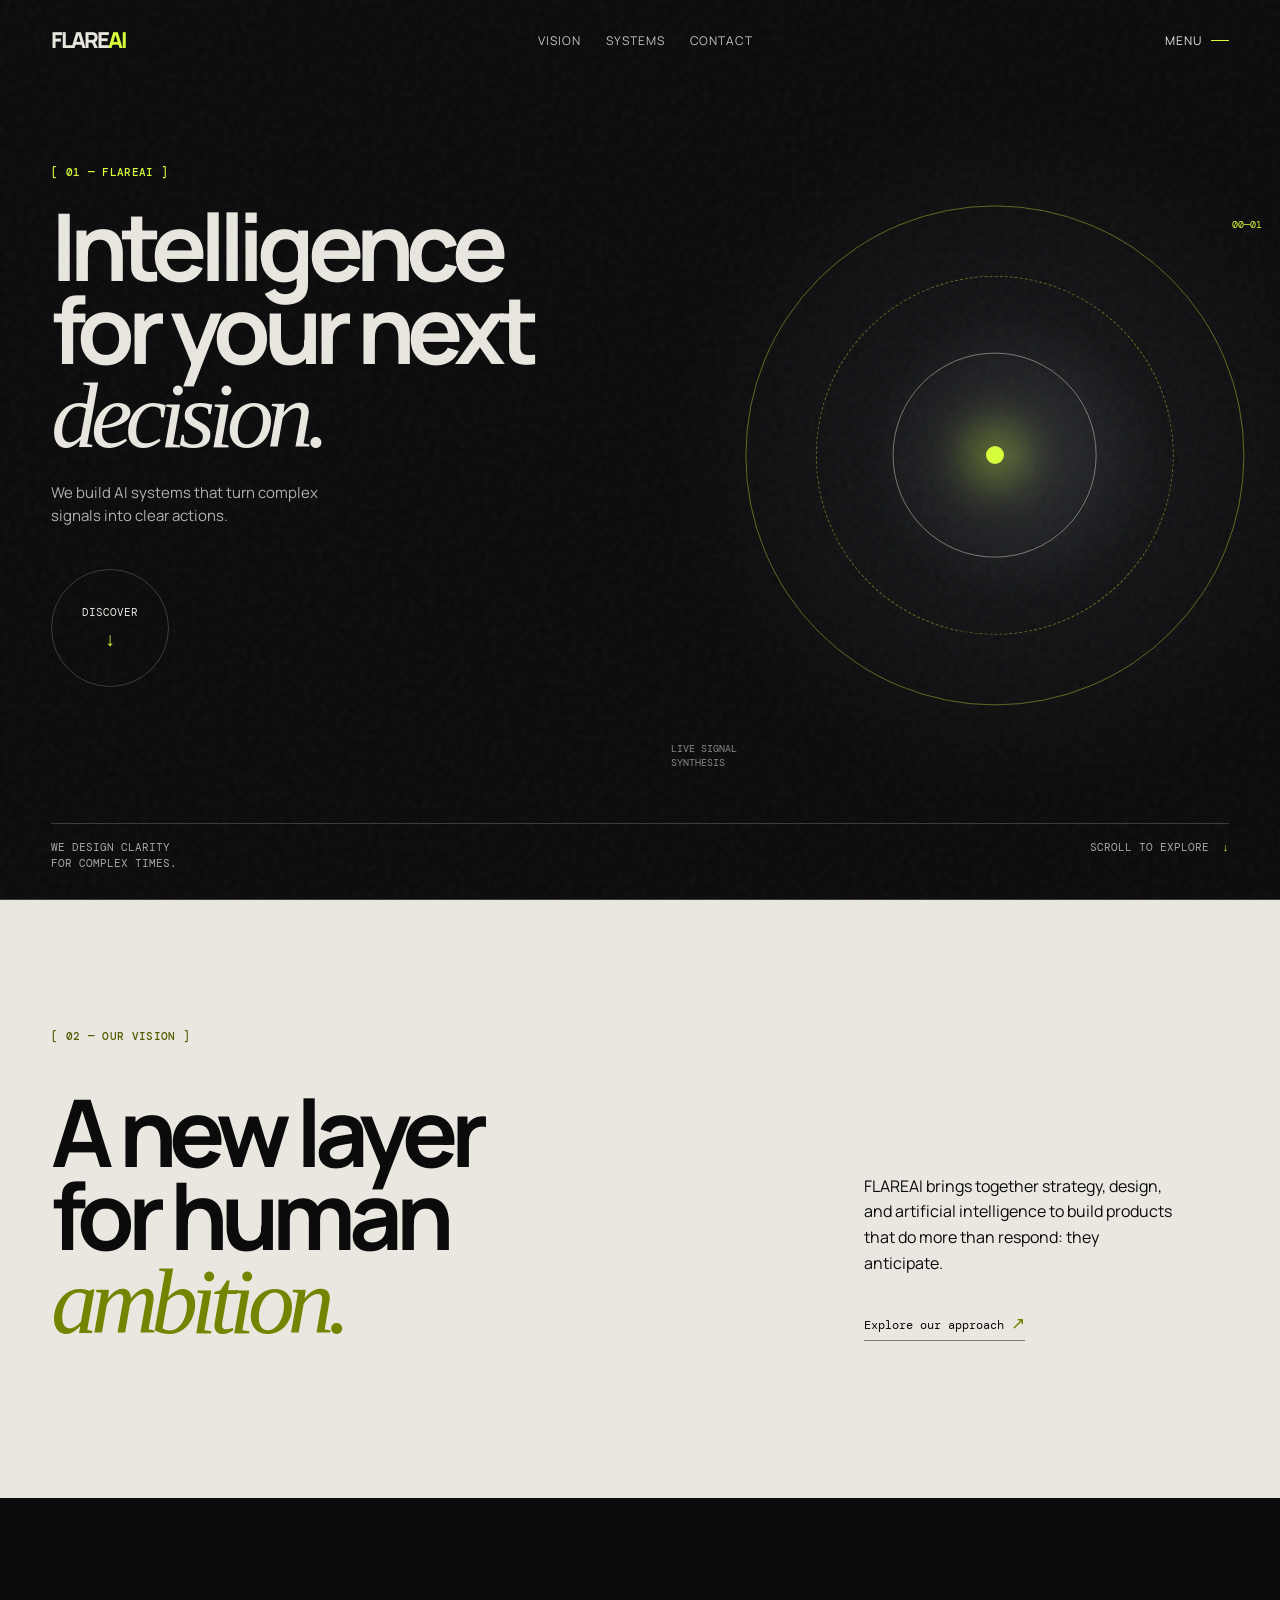
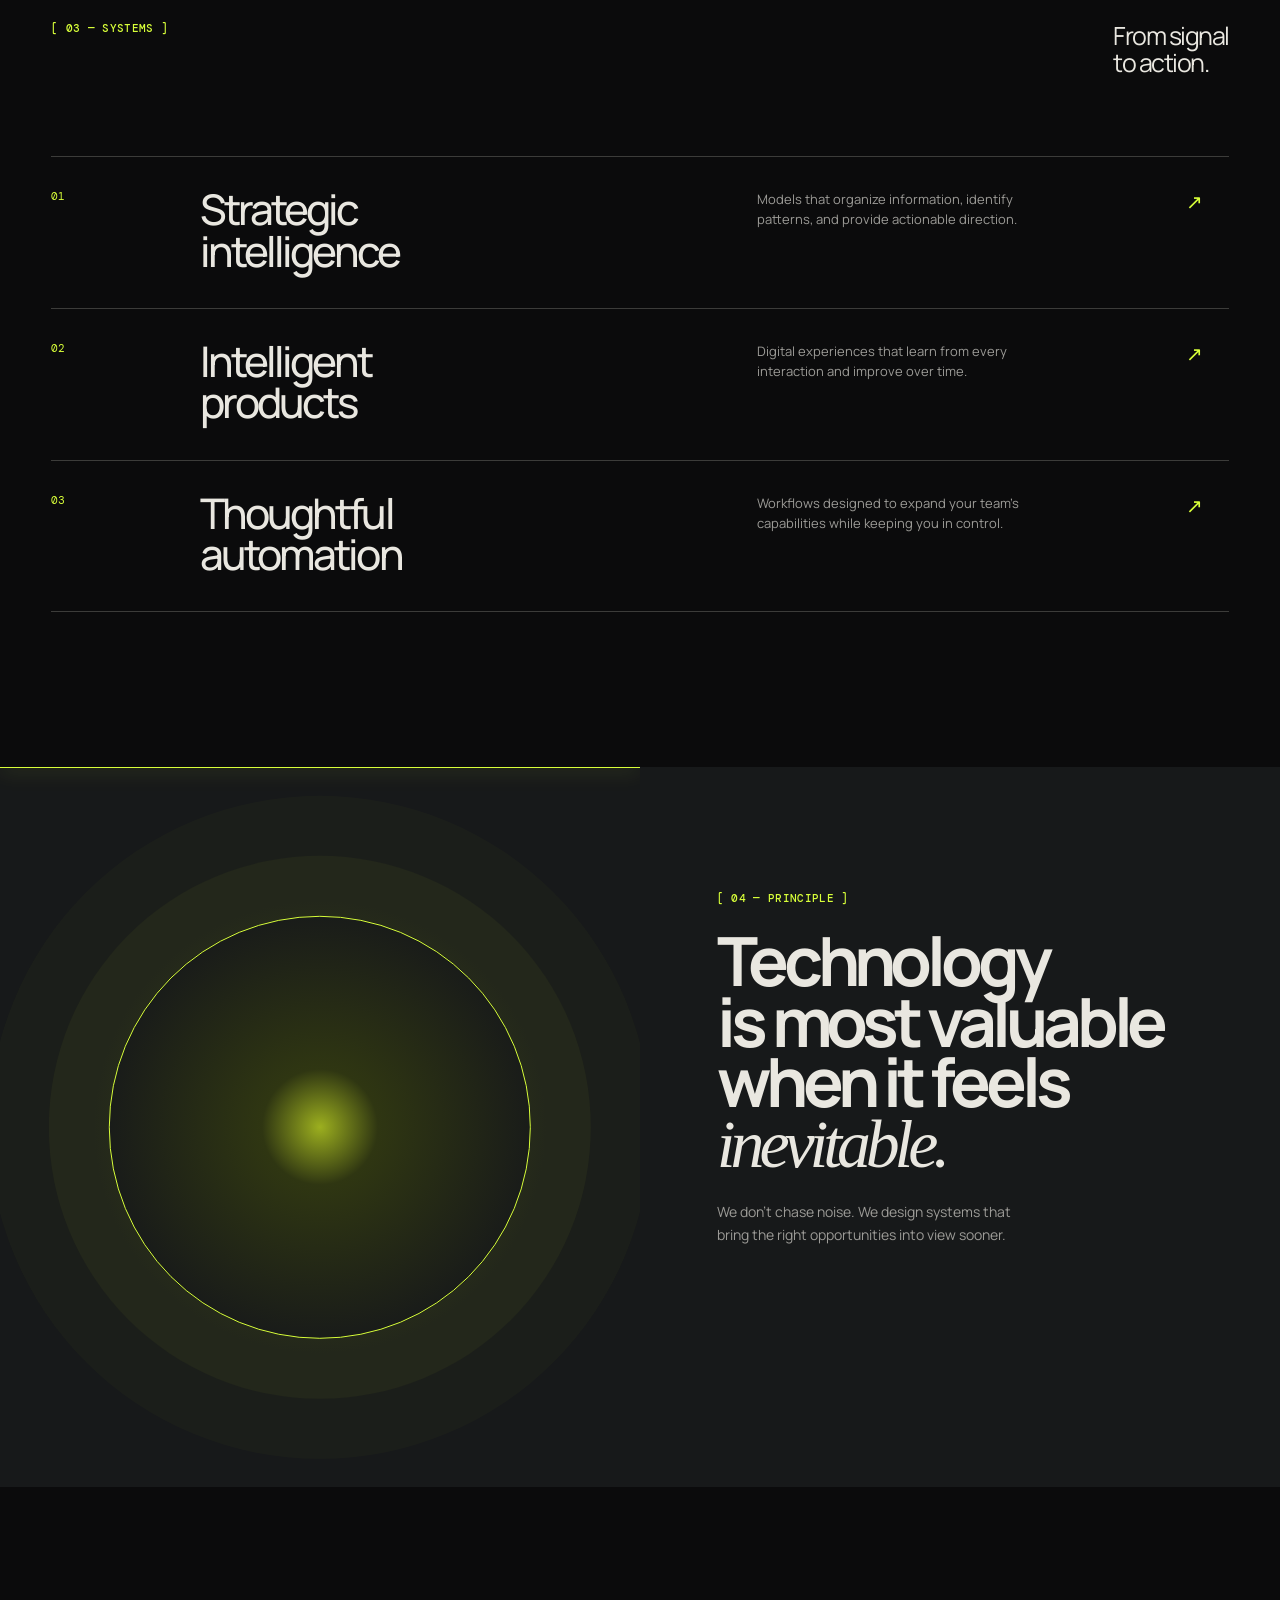
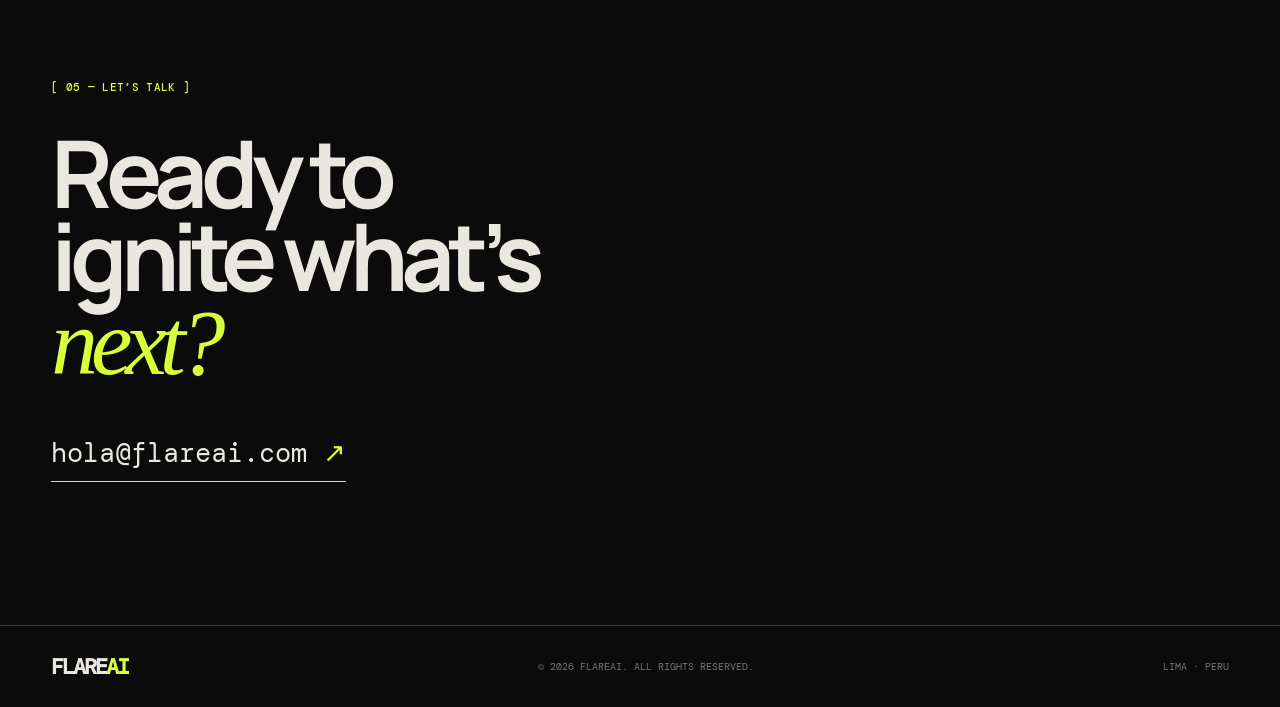
<file: index.html>
<!doctype html>
<html lang="en">
  <head>
    <meta charset="UTF-8" />
    <meta name="viewport" content="width=device-width, initial-scale=1.0" />
    <meta name="description" content="FLAREAI — intelligence that creates possibilities." />
    <title>FLAREAI — Intelligence that creates possibilities</title>
    <link rel="preconnect" href="https://fonts.googleapis.com" />
    <link rel="preconnect" href="https://fonts.gstatic.com" crossorigin />
    <link href="https://fonts.googleapis.com/css2?family=DM+Mono:wght@400;500&family=Manrope:wght@400;500;600;700;800&display=swap" rel="stylesheet" />
    <link rel="stylesheet" href="styles.css" />
  </head>
  <body>
    <div class="grain" aria-hidden="true"></div>
    <header class="site-header">
      <a class="wordmark" href="#inicio" aria-label="FLAREAI, home">FLARE<span>AI</span></a>
      <nav aria-label="Main navigation">
        <a href="#vision">Vision</a>
        <a href="#sistemas">Systems</a>
        <a href="#contacto">Contact</a>
      </nav>
      <button class="menu-button" type="button" aria-label="Open menu">Menu <i></i></button>
    </header>

    <main>
      <section class="hero" id="inicio">
        <div class="hero-copy reveal">
          <p class="eyebrow">[ 01 — FLAREAI ]</p>
          <h1>Intelligence<br />for your next<br /><em>decision.</em></h1>
          <p class="intro">We build AI systems that turn complex signals into clear actions.</p>
          <a class="round-link" href="#vision"><span>Discover</span><b>↓</b></a>
        </div>
        <div class="hero-visual" aria-label="Abstract visualization of artificial intelligence">
          <div class="orb orb-one"></div><div class="orb orb-two"></div><div class="orb orb-three"></div>
          <div class="core"></div>
          <p class="system-label">LIVE SIGNAL<br />SYNTHESIS</p>
          <p class="system-number">00—01</p>
        </div>
        <div class="hero-footer reveal">
          <p>We design clarity<br />for complex times.</p>
          <p>Scroll to explore <span>↓</span></p>
        </div>
      </section>

      <section class="statement" id="vision">
        <p class="eyebrow">[ 02 — OUR VISION ]</p>
        <div class="statement-grid">
          <h2>A new layer<br />for human<br /><em>ambition.</em></h2>
          <div class="statement-text">
            <p>FLAREAI brings together strategy, design, and artificial intelligence to build products that do more than respond: they anticipate.</p>
            <a class="text-link" href="#sistemas">Explore our approach <span>↗</span></a>
          </div>
        </div>
      </section>

      <section class="capabilities" id="sistemas">
        <div class="section-heading">
          <p class="eyebrow">[ 03 — SYSTEMS ]</p>
          <p>From signal<br />to action.</p>
        </div>
        <div class="capability-list">
          <article class="capability">
            <span>01</span><h3>Strategic<br />intelligence</h3><p>Models that organize information, identify patterns, and provide actionable direction.</p><b>↗</b>
          </article>
          <article class="capability">
            <span>02</span><h3>Intelligent<br />products</h3><p>Digital experiences that learn from every interaction and improve over time.</p><b>↗</b>
          </article>
          <article class="capability">
            <span>03</span><h3>Thoughtful<br />automation</h3><p>Workflows designed to expand your team’s capabilities while keeping you in control.</p><b>↗</b>
          </article>
        </div>
      </section>

      <section class="manifesto">
        <div class="manifesto-visual"><div class="pulse"></div><div class="scanline"></div></div>
        <div class="manifesto-copy">
          <p class="eyebrow">[ 04 — PRINCIPLE ]</p>
          <h2>Technology<br />is most valuable<br />when it feels<br /><em>inevitable.</em></h2>
          <p>We don’t chase noise. We design systems that bring the right opportunities into view sooner.</p>
        </div>
      </section>

      <section class="contact" id="contacto">
        <p class="eyebrow">[ 05 — LET’S TALK ]</p>
        <h2>Ready to<br />ignite what’s<br /><em>next?</em></h2>
        <a class="contact-link" href="mailto:hola@flareai.com">hola@flareai.com <span>↗</span></a>
      </section>
    </main>

    <footer>
      <a class="wordmark" href="#inicio">FLARE<span>AI</span></a>
      <p>© 2026 FLAREAI. All rights reserved.</p>
      <p>Lima · Peru</p>
    </footer>
    <script src="script.js"></script>
  </body>
</html>
</file>
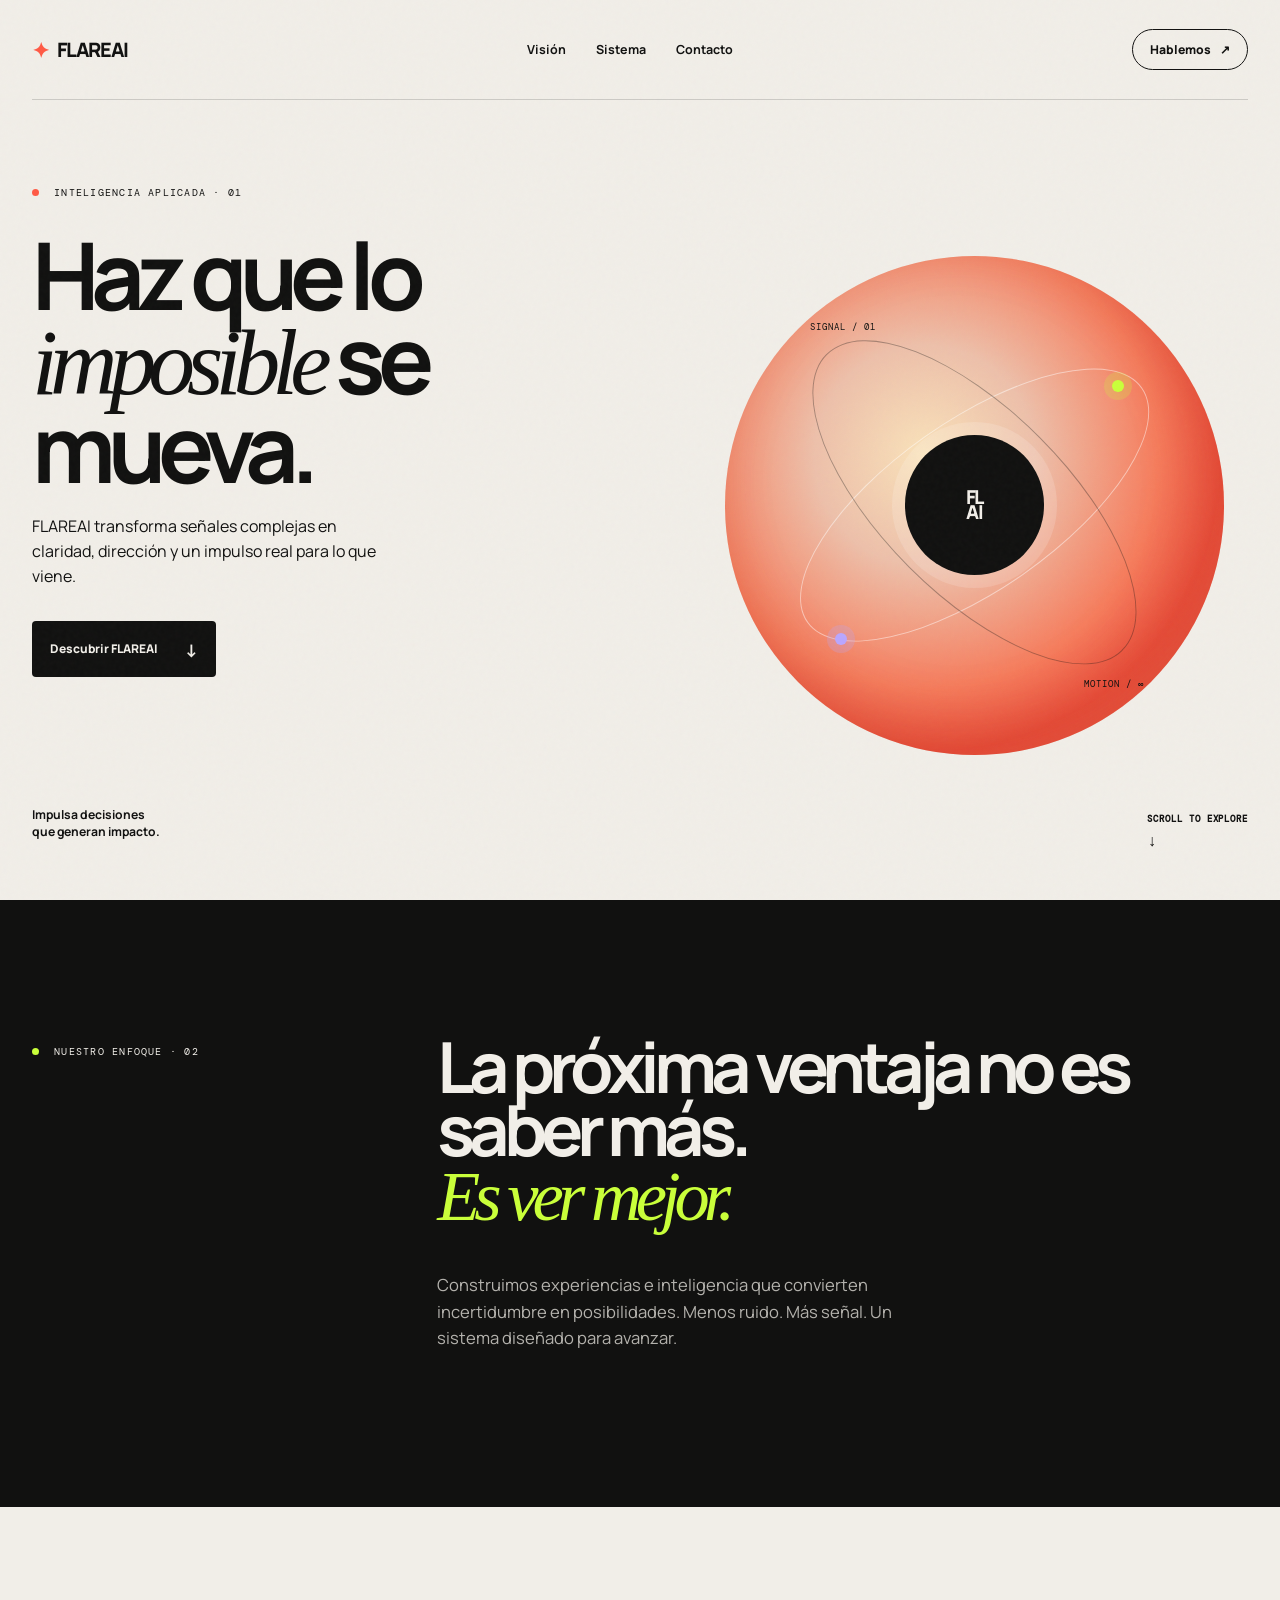
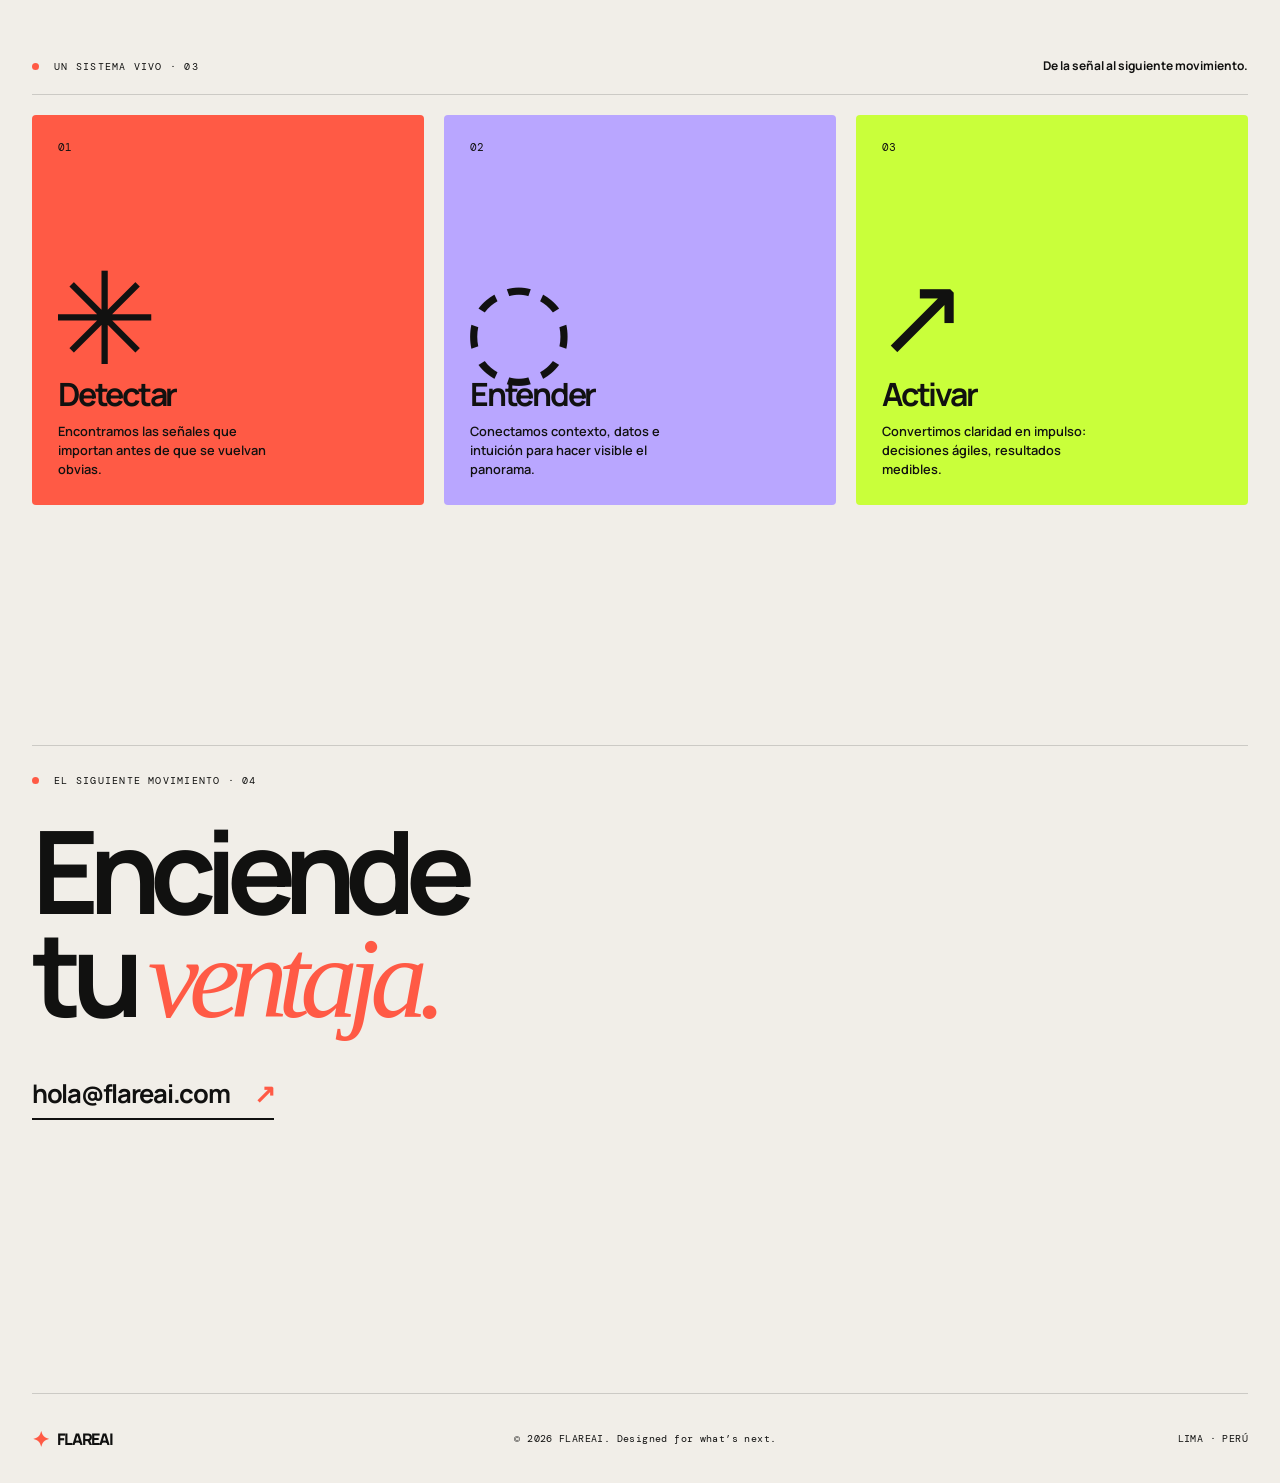
<file: 2026-08-19/q/outputs/flareai-landing/index.html>
<!doctype html>
<html lang="es">
  <head>
    <meta charset="UTF-8" />
    <meta name="viewport" content="width=device-width, initial-scale=1.0" />
    <meta name="description" content="FLAREAI — inteligencia que se mueve contigo." />
    <title>FLAREAI — Intelligence in motion</title>
    <link rel="preconnect" href="https://fonts.googleapis.com" />
    <link rel="preconnect" href="https://fonts.gstatic.com" crossorigin />
    <link href="https://fonts.googleapis.com/css2?family=DM+Mono:wght@400;500&family=Manrope:wght@400;500;600;700;800&display=swap" rel="stylesheet" />
    <link rel="stylesheet" href="styles.css" />
  </head>
  <body>
    <div class="noise" aria-hidden="true"></div>
    <main>
      <nav class="nav container" aria-label="Navegación principal">
        <a class="brand" href="#inicio" aria-label="FLAREAI inicio"><span class="brand-mark">✦</span>FLAREAI</a>
        <div class="nav-links">
          <a href="#vision">Visión</a>
          <a href="#sistema">Sistema</a>
          <a href="#contacto">Contacto</a>
        </div>
        <a class="nav-cta" href="#contacto">Hablemos <span>↗</span></a>
      </nav>

      <section class="hero container" id="inicio">
        <div class="hero-copy">
          <p class="eyebrow"><span></span> Inteligencia aplicada · 01</p>
          <h1>Haz que lo<br /><em>imposible</em> se mueva.</h1>
          <p class="hero-description">FLAREAI transforma señales complejas en claridad, dirección y un impulso real para lo que viene.</p>
          <a class="primary-button" href="#vision">Descubrir FLAREAI <span>↓</span></a>
        </div>
        <div class="hero-orbit" aria-label="Visualización abstracta de datos en movimiento">
          <div class="orbit orbit-one"></div>
          <div class="orbit orbit-two"></div>
          <div class="core"><span>FL<br />AI</span></div>
          <div class="pulse pulse-one"></div>
          <div class="pulse pulse-two"></div>
          <p class="orbit-label label-top">SIGNAL / 01</p>
          <p class="orbit-label label-bottom">MOTION / ∞</p>
        </div>
        <div class="hero-foot">
          <p>Impulsa decisiones<br />que generan impacto.</p>
          <p class="scroll-hint">SCROLL TO EXPLORE <span>↓</span></p>
        </div>
      </section>

      <section class="manifesto" id="vision">
        <div class="container manifesto-grid">
          <p class="eyebrow"><span></span> Nuestro enfoque · 02</p>
          <div>
            <h2>La próxima ventaja no es saber más.<br /><em>Es ver mejor.</em></h2>
            <p class="manifesto-copy">Construimos experiencias e inteligencia que convierten incertidumbre en posibilidades. Menos ruido. Más señal. Un sistema diseñado para avanzar.</p>
          </div>
        </div>
      </section>

      <section class="system container" id="sistema">
        <div class="section-topline">
          <p class="eyebrow"><span></span> Un sistema vivo · 03</p>
          <p>De la señal al siguiente movimiento.</p>
        </div>
        <div class="cards">
          <article class="system-card card-coral">
            <span class="card-number">01</span>
            <div class="icon icon-spark">✳</div>
            <h3>Detectar</h3>
            <p>Encontramos las señales que importan antes de que se vuelvan obvias.</p>
          </article>
          <article class="system-card card-lilac">
            <span class="card-number">02</span>
            <div class="icon icon-orbit">◌</div>
            <h3>Entender</h3>
            <p>Conectamos contexto, datos e intuición para hacer visible el panorama.</p>
          </article>
          <article class="system-card card-lime">
            <span class="card-number">03</span>
            <div class="icon icon-arrow">↗</div>
            <h3>Activar</h3>
            <p>Convertimos claridad en impulso: decisiones ágiles, resultados medibles.</p>
          </article>
        </div>
      </section>

      <section class="closing container" id="contacto">
        <div class="closing-line"></div>
        <p class="eyebrow"><span></span> El siguiente movimiento · 04</p>
        <h2>Enciende<br />tu <em>ventaja.</em></h2>
        <a class="contact-link" href="mailto:hola@flareai.com">hola@flareai.com <span>↗</span></a>
      </section>
    </main>
    <footer class="container footer">
      <a class="brand" href="#inicio"><span class="brand-mark">✦</span>FLAREAI</a>
      <p>© 2026 FLAREAI. Designed for what’s next.</p>
      <p>LIMA · PERÚ</p>
    </footer>
  </body>
</html>
</file>
<file: styles.css>
:root { --ink:#0b0b0c; --paper:#e9e7e0; --acid:#d8ff39; --line:rgba(233,231,224,.22); --muted:#9c9b97; }
* { box-sizing:border-box; } html { scroll-behavior:smooth; } body { margin:0; background:var(--ink); color:var(--paper); font-family:Manrope,Arial,sans-serif; overflow-x:hidden; } a { color:inherit; text-decoration:none; }
.grain { position:fixed; inset:0; opacity:.055; pointer-events:none; z-index:5; background-image:url("data:image/svg+xml,%3Csvg viewBox='0 0 180 180' xmlns='http://www.w3.org/2000/svg'%3E%3Cfilter id='n'%3E%3CfeTurbulence type='fractalNoise' baseFrequency='.8' numOctaves='4' stitchTiles='stitch'/%3E%3C/filter%3E%3Crect width='100%25' height='100%25' filter='url(%23n)' opacity='.8'/%3E%3C/svg%3E"); }
.site-header { position:absolute; z-index:2; top:0; left:0; width:100%; padding:25px 4vw; display:flex; justify-content:space-between; align-items:center; font-size:12px; text-transform:uppercase; letter-spacing:.08em; }
.wordmark { font-size:22px; font-weight:800; letter-spacing:-.09em; } .wordmark span { color:var(--acid); }
nav { display:flex; gap:25px; color:#c6c5c1; } nav a:hover { color:var(--acid); }.menu-button { border:0; padding:0; background:none; color:var(--paper); font:inherit; text-transform:uppercase; letter-spacing:.08em; display:flex; gap:9px; align-items:center; cursor:pointer; }.menu-button i { width:18px; height:1px; background:var(--acid); display:block; }
.hero { min-height:100vh; position:relative; display:grid; grid-template-columns:1.06fr .94fr; align-items:end; padding:130px 4vw 28px; border-bottom:1px solid var(--line); overflow:hidden; }.hero-copy { z-index:1; padding-bottom:100px; }.eyebrow { margin:0; color:var(--acid); font:500 11px/1.25 'DM Mono',monospace; letter-spacing:.03em; }.hero h1,.statement h2,.manifesto h2,.contact h2 { margin:24px 0; font-size:clamp(54px,7.3vw,118px); line-height:.89; letter-spacing:-.075em; font-weight:700; }.hero h1 em,h2 em { font-weight:400; font-family:Georgia,serif; }.intro { max-width:305px; color:#b1b0ad; font-size:15px; line-height:1.55; }.round-link { margin-top:42px; width:118px; height:118px; border-radius:100%; border:1px solid var(--line); display:flex; flex-direction:column; align-items:center; justify-content:center; gap:8px; text-transform:uppercase; font:11px 'DM Mono',monospace; transition:.3s; }.round-link b { color:var(--acid); font-size:19px; font-weight:400; }.round-link:hover { background:var(--acid); color:var(--ink); border-color:var(--acid); transform:rotate(-8deg); }.round-link:hover b { color:var(--ink); }
.hero-visual { position:absolute; right:-3%; top:6%; height:95%; width:55%; overflow:hidden; background:radial-gradient(circle at 57% 47%,#303235 0,#131416 24%,transparent 57%); }.orb,.core { position:absolute; border-radius:50%; left:54%; top:47%; transform:translate(-50%,-50%); }.orb { border:1px solid rgba(216,255,57,.38); }.orb-one { width:39vw; height:39vw; animation:spin 23s linear infinite; }.orb-two { width:28vw; height:28vw; border-style:dashed; animation:spin 15s linear infinite reverse; }.orb-three { width:16vw; height:16vw; border-color:rgba(233,231,224,.45); }.core { width:18px; height:18px; background:var(--acid); box-shadow:0 0 45px 18px rgba(216,255,57,.44); }.system-label,.system-number { position:absolute; color:#898a84; font:10px/1.4 'DM Mono',monospace; }.system-label { left:8%; bottom:15%; }.system-number { right:8%; top:18%; color:var(--acid); }.hero-footer { grid-column:1/-1; z-index:1; border-top:1px solid var(--line); padding-top:16px; display:flex; justify-content:space-between; color:#a8a7a2; font:11px/1.4 'DM Mono',monospace; text-transform:uppercase; }.hero-footer p { margin:0; }.hero-footer span { color:var(--acid); margin-left:6px; }
.statement { background:var(--paper); color:var(--ink); padding:130px 4vw 155px; }.statement .eyebrow { color:#4f5d00; }.statement-grid { display:grid; grid-template-columns:1.36fr .64fr; gap:3vw; }.statement h2 { margin:46px 0 0; max-width:850px; }.statement h2 em { color:#758400; }.statement-text { align-self:end; padding-bottom:9px; max-width:310px; }.statement-text p { font-size:16px; line-height:1.6; margin:0 0 36px; }.text-link { font:12px 'DM Mono',monospace; border-bottom:1px solid #7d7c76; padding-bottom:7px; }.text-link span { color:#718000; font-size:17px; }
.capabilities { padding:124px 4vw 40px; }.section-heading { display:flex; justify-content:space-between; padding-bottom:80px; }.section-heading>p:last-child { margin:0; font-size:25px; line-height:1.08; letter-spacing:-.06em; }.capability-list { border-top:1px solid var(--line); }.capability { display:grid; grid-template-columns:.3fr 1.25fr .95fr .1fr; gap:20px; align-items:start; padding:32px 0 36px; border-bottom:1px solid var(--line); transition:.35s; }.capability:hover { padding-left:15px; background:#151515; }.capability span,.capability>b { color:var(--acid); font:11px 'DM Mono',monospace; }.capability h3 { margin:0; font-size:clamp(27px,3.3vw,50px); font-weight:500; line-height:.98; letter-spacing:-.07em; }.capability p { color:var(--muted); max-width:300px; margin:0; font-size:13px; line-height:1.55; }.capability>b { font-size:20px; font-weight:400; }
.manifesto { margin-top:115px; display:grid; grid-template-columns:1fr 1fr; min-height:720px; background:#17191a; }.manifesto-visual { position:relative; overflow:hidden; background:radial-gradient(circle at 50% 50%, #9caf1f, #2f3612 12%, #17191a 47%); }.pulse { position:absolute; width:66%; aspect-ratio:1; top:50%; left:50%; border-radius:50%; border:1px solid var(--acid); transform:translate(-50%,-50%); box-shadow:0 0 0 60px rgba(216,255,57,.04),0 0 0 120px rgba(216,255,57,.025); animation:pulse 4s ease-in-out infinite; }.scanline { position:absolute; left:0; width:100%; height:1px; background:var(--acid); box-shadow:0 0 20px var(--acid); animation:scan 5s ease-in-out infinite; }.manifesto-copy { padding:125px 8vw 80px 6vw; }.manifesto h2 { font-size:clamp(45px,5.3vw,88px); }.manifesto-copy>p:last-child { color:var(--muted); max-width:310px; font-size:14px; line-height:1.65; }
.contact { padding:150px 4vw 100px; min-height:82vh; display:flex; flex-direction:column; align-items:flex-start; justify-content:center; }.contact h2 { margin:36px 0 50px; }.contact h2 em { color:var(--acid); }.contact-link { font:clamp(17px,2.1vw,30px) 'DM Mono',monospace; border-bottom:1px solid var(--acid); padding-bottom:11px; }.contact-link span { color:var(--acid); }
footer { border-top:1px solid var(--line); padding:24px 4vw; display:flex; align-items:center; justify-content:space-between; color:#777772; font:10px 'DM Mono',monospace; text-transform:uppercase; } footer .wordmark { color:var(--paper); }
.reveal { animation:reveal .8s both; } @keyframes reveal { from { transform:translateY(20px); opacity:0; } to { transform:none; opacity:1; } } @keyframes spin { to { transform:translate(-50%,-50%) rotate(360deg); } } @keyframes pulse { 50% { transform:translate(-50%,-50%) scale(1.15); opacity:.55; } } @keyframes scan { 0%,100% { top:10%; } 50% { top:90%; } }
@media (max-width:720px) { .site-header { padding:20px 5vw; } nav { display:none; }.hero { min-height:780px; display:block; padding:140px 5vw 22px; }.hero-copy { padding-bottom:0; }.hero h1 { font-size:61px; }.hero-visual { width:100%; height:47%; top:auto; bottom:63px; right:-18%; opacity:.85; }.orb-one { width:85vw; height:85vw; }.orb-two { width:62vw; height:62vw; }.orb-three { width:36vw; height:36vw; }.hero-footer { position:absolute; left:5vw; right:5vw; bottom:22px; }.statement,.capabilities,.contact { padding-left:5vw; padding-right:5vw; }.statement { padding-top:90px; padding-bottom:105px; }.statement-grid,.manifesto { grid-template-columns:1fr; }.statement h2 { font-size:53px; }.statement-text { margin-top:45px; }.section-heading { padding-bottom:45px; }.capability { grid-template-columns:34px 1fr 22px; gap:12px; }.capability p { grid-column:2/4; margin-top:10px; }.capability>b { grid-column:3; grid-row:1; }.manifesto { margin-top:70px; }.manifesto-visual { min-height:360px; }.manifesto-copy { padding:80px 5vw; }.manifesto h2 { font-size:53px; } footer { padding:23px 5vw; flex-wrap:wrap; gap:14px; } footer p:last-child { display:none; } }
</file>
<file: 2026-08-19/q/outputs/flareai-landing/styles.css>
:root {
  --ink: #111110;
  --paper: #f1eee8;
  --coral: #ff5a45;
  --lime: #c9ff3a;
  --lilac: #b9a6ff;
  --line: rgba(17, 17, 16, .16);
}

* { box-sizing: border-box; }
html { scroll-behavior: smooth; }
body { margin: 0; background: var(--paper); color: var(--ink); font-family: Manrope, sans-serif; overflow-x: hidden; }
a { color: inherit; text-decoration: none; }
.container { width: min(1380px, calc(100% - 64px)); margin: 0 auto; }
.noise { position: fixed; inset: 0; opacity: .16; pointer-events: none; z-index: 20; background-image: url("data:image/svg+xml,%3Csvg viewBox='0 0 220 220' xmlns='http://www.w3.org/2000/svg'%3E%3Cfilter id='n'%3E%3CfeTurbulence type='fractalNoise' baseFrequency='.9' numOctaves='3' stitchTiles='stitch'/%3E%3C/filter%3E%3Crect width='100%25' height='100%25' filter='url(%23n)' opacity='.16'/%3E%3C/svg%3E"); }
.nav { height: 100px; display: flex; align-items: center; justify-content: space-between; border-bottom: 1px solid var(--line); position: relative; z-index: 2; }
.brand { font-weight: 800; font-size: 1.24rem; letter-spacing: -.07em; display: inline-flex; gap: 8px; align-items: center; }
.brand-mark { color: var(--coral); font-size: 1.3rem; }
.nav-links { display: flex; gap: 30px; font-size: .78rem; font-weight: 700; }
.nav-links a { transition: opacity .2s; }.nav-links a:hover { opacity: .55; }
.nav-cta { font-size: .76rem; font-weight: 800; border: 1px solid var(--ink); border-radius: 100px; padding: 11px 17px; transition: background .2s, color .2s; }.nav-cta:hover { background: var(--ink); color: var(--paper); }.nav-cta span { margin-left: 7px; }
.hero { min-height: calc(100vh - 100px); padding: 9.5vh 0 50px; display: grid; grid-template-columns: 1.1fr .9fr; position: relative; }
.eyebrow { text-transform: uppercase; letter-spacing: .12em; font-family: "DM Mono", monospace; font-size: .64rem; line-height: 1.4; margin: 0; }.eyebrow span { display: inline-block; width: 7px; height: 7px; background: var(--coral); border-radius: 50%; margin-right: 8px; }
.hero h1, h2 { margin: 32px 0 25px; font-size: clamp(3.8rem, 7.3vw, 8.2rem); line-height: .9; letter-spacing: -.085em; font-weight: 700; }.hero h1 em, h2 em { font-family: Georgia, serif; font-weight: 400; }
.hero-description { max-width: 370px; font-size: 1rem; line-height: 1.55; margin: 0 0 32px; }
.primary-button { display: inline-flex; gap: 27px; align-items: center; padding: 16px 18px; color: var(--paper); background: var(--ink); font-size: .75rem; font-weight: 800; border-radius: 4px; transition: transform .2s, background .2s; }.primary-button:hover { transform: translateY(-3px); background: var(--coral); }.primary-button span { font-size: 1.1rem; }
.hero-orbit { position: relative; width: min(39vw, 535px); aspect-ratio: 1; align-self: center; justify-self: center; margin-top: -25px; border-radius: 50%; background: radial-gradient(circle at 40% 40%, #f9e2ba 0, #edc0aa 26%, #f67d5d 55%, #ef523e 70%, #ff785e 100%); overflow: hidden; box-shadow: inset -18px -25px 60px rgba(171, 35, 15, .25); }
.orbit { position: absolute; border-radius: 50%; border: 1px solid rgba(255,255,255,.48); }.orbit-one { width: 82%; height: 34%; left: 9%; top: 33%; transform: rotate(-35deg); }.orbit-two { width: 84%; height: 37%; left: 8%; top: 31%; transform: rotate(45deg); border-color: rgba(17,17,16,.32); }
.core { position: absolute; width: 28%; aspect-ratio: 1; left: 36%; top: 36%; background: var(--ink); color: var(--paper); border-radius: 50%; display: grid; place-items: center; font-size: clamp(.8rem,1.5vw,1.25rem); line-height: .82; font-weight: 800; letter-spacing: -.08em; text-align: center; box-shadow: 0 0 0 13px rgba(255,255,255,.15); }
.pulse { width: 12px; height: 12px; position: absolute; border-radius: 50%; background: var(--lime); box-shadow: 0 0 0 8px rgba(201,255,58,.2); }.pulse-one { top: 25%; right: 20%; }.pulse-two { bottom: 22%; left: 22%; background: var(--lilac); box-shadow: 0 0 0 8px rgba(185,166,255,.24); }
.orbit-label { position: absolute; margin: 0; font-family: "DM Mono", monospace; font-size: .58rem; letter-spacing: .11em; }.label-top { top: 13%; left: 17%; }.label-bottom { bottom: 13%; right: 16%; }
.hero-foot { position: absolute; bottom: 48px; left: 0; width: 100%; display: flex; justify-content: space-between; align-items: flex-end; font-size: .76rem; line-height: 1.4; font-weight: 700; }.scroll-hint { font-family: "DM Mono", monospace; font-size: .57rem; letter-spacing: .1em; margin: 0; }.scroll-hint span { font-size: 1rem; display: block; margin-top: 4px; }
.manifesto { background: var(--ink); color: var(--paper); padding: 145px 0 155px; }.manifesto-grid { display: grid; grid-template-columns: 1fr 2fr; }.manifesto .eyebrow span { background: var(--lime); }.manifesto h2 { font-size: clamp(3rem, 5.5vw, 6.3rem); margin: -10px 0 44px; }.manifesto h2 em { color: var(--lime); }.manifesto-copy { max-width: 470px; margin: 0; font-size: 1.04rem; line-height: 1.6; color: rgba(241,238,232,.73); }
.system { padding: 150px 0; }.section-topline { display: flex; justify-content: space-between; align-items: baseline; border-bottom: 1px solid var(--line); padding-bottom: 20px; margin-bottom: 20px; }.section-topline > p:last-child { font-size: .75rem; font-weight: 700; margin: 0; }.cards { display: grid; grid-template-columns: repeat(3, 1fr); gap: 20px; }.system-card { min-height: 390px; padding: 26px; border-radius: 4px; display: flex; flex-direction: column; position: relative; overflow: hidden; }.card-coral { background: var(--coral); }.card-lilac { background: var(--lilac); }.card-lime { background: var(--lime); }.card-number { font-family: "DM Mono", monospace; font-size: .66rem; }.icon { margin: auto 0 20px; height: 95px; font-family: Georgia, serif; font-size: 8rem; line-height: 1; transform: translateX(-7px); }.icon-orbit { font-family: Manrope, sans-serif; }.icon-arrow { font-family: Manrope, sans-serif; font-size: 7rem; font-weight: 400; }.system-card h3 { font-size: 2rem; letter-spacing: -.07em; margin: 0 0 6px; }.system-card p { font-size: .8rem; font-weight: 600; max-width: 235px; line-height: 1.5; margin: 0; }
.closing { min-height: 82vh; position: relative; padding: 10vh 0 80px; }.closing-line { height: 1px; width: 100%; background: var(--line); margin-bottom: 28px; }.closing h2 { margin-top: 30px; font-size: clamp(4.3rem, 9vw, 10rem); }.closing h2 em { color: var(--coral); }.contact-link { display: inline-flex; align-items: center; gap: 24px; margin-top: 20px; padding-bottom: 7px; border-bottom: 2px solid var(--ink); font-size: clamp(1.2rem,2vw,2rem); font-weight: 700; letter-spacing: -.05em; }.contact-link span { color: var(--coral); }.footer { border-top: 1px solid var(--line); min-height: 90px; display: flex; align-items: center; justify-content: space-between; font-size: .61rem; font-family: "DM Mono", monospace; letter-spacing: .04em; }.footer .brand { font-family: Manrope, sans-serif; font-size: 1rem; }
@media (max-width: 900px) { .container { width: min(100% - 36px, 1380px); }.nav { height: 76px; }.nav-links { display: none; }.hero { min-height: auto; padding: 70px 0 105px; display: block; }.hero h1 { font-size: clamp(3.8rem, 18vw, 5.5rem); margin-top: 27px; }.hero-orbit { width: 86vw; max-width: 430px; margin: 65px auto 0; }.hero-foot { bottom: 30px; }.hero-foot p:first-child { display: none; }.hero-foot { justify-content: flex-end; }.manifesto { padding: 90px 0; }.manifesto-grid { display: block; }.manifesto h2 { margin-top: 38px; }.system { padding: 90px 0; }.section-topline > p:last-child { display: none; }.cards { grid-template-columns: 1fr; }.system-card { min-height: 300px; }.icon { height: 65px; font-size: 6rem; }.closing { min-height: 65vh; padding: 80px 0; }.footer { padding: 25px 0; min-height: 125px; flex-wrap: wrap; gap: 11px; }.footer p { margin: 0; width: 100%; }.footer p:last-child { position: absolute; right: 18px; text-align: right; margin-top: -58px; width: auto; } }
</file>
